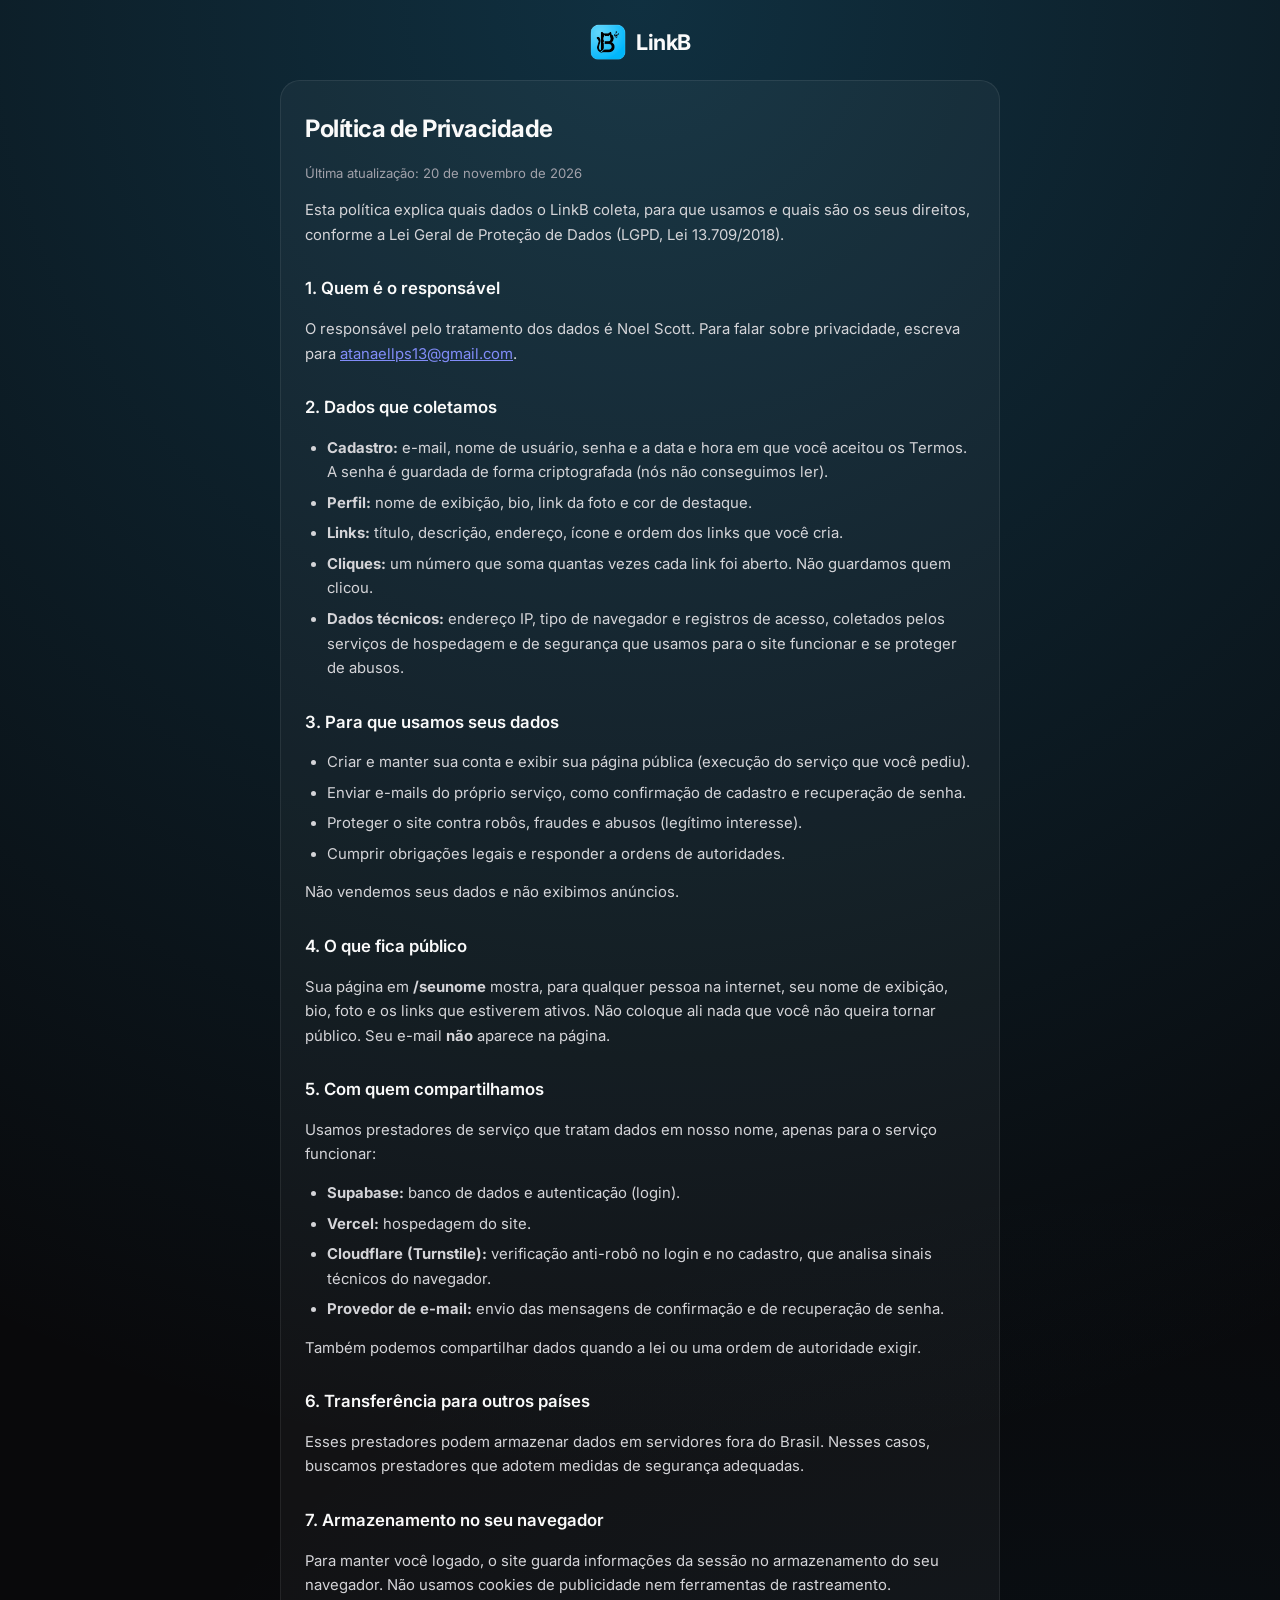
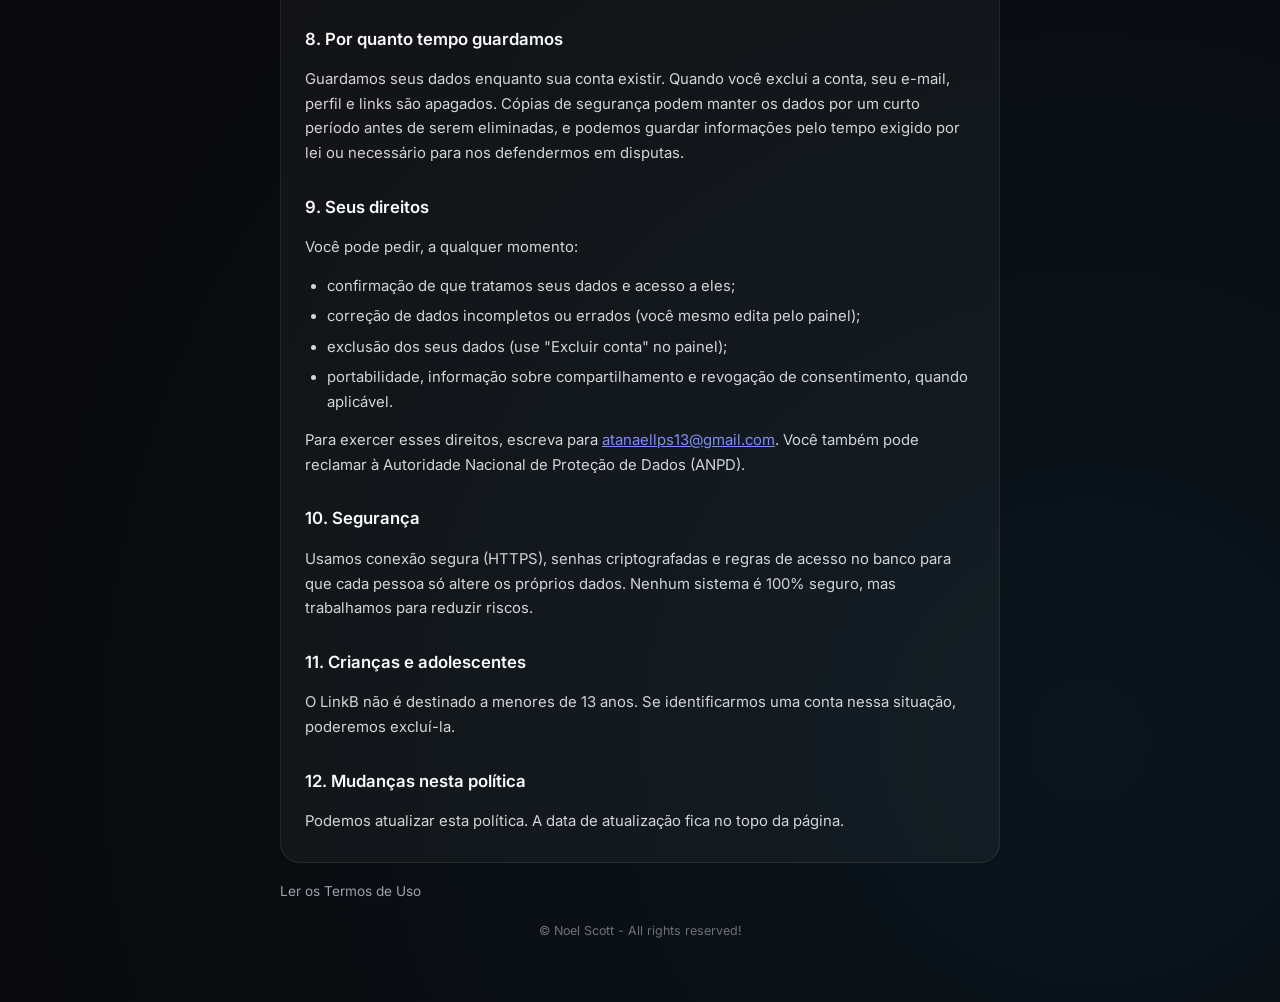
<file: privacidade.html>
<!doctype html>
<html lang="pt-BR">
  <head>
    <meta charset="UTF-8" />
    <meta name="viewport" content="width=device-width, initial-scale=1.0" />
    <title>Política de Privacidade | LinkB</title>
    <link rel="shortcut icon" href="images/favicon.ico" type="image/x-icon" />
    <link rel="stylesheet" href="style.css" />
    <link rel="stylesheet" href="site.css" />
    <link rel="stylesheet" href="legal.css" />
  </head>
  <body class="legal">
    <main class="container legal-page">
      <a class="brand brand-center brand-lg" href="index.html">
        <img class="brand-logo" src="logo.png" alt="" />
        <span class="brand-name">LinkB</span>
      </a>

      <article class="legal-card">
        <h1>Política de Privacidade</h1>
        <p class="legal-updated">Última atualização: 20 de novembro de 2026</p>

        <p>
          Esta política explica quais dados o LinkB coleta, para que usamos e
          quais são os seus direitos, conforme a Lei Geral de Proteção de Dados
          (LGPD, Lei 13.709/2018).
        </p>

        <h2>1. Quem é o responsável</h2>
        <p>
          O responsável pelo tratamento dos dados é Noel Scott. Para falar sobre
          privacidade, escreva para <a data-contact-email href="#"></a>.
        </p>

        <h2>2. Dados que coletamos</h2>
        <ul>
          <li>
            <strong>Cadastro:</strong> e-mail, nome de usuário, senha e a data e
            hora em que você aceitou os Termos. A senha é guardada de forma
            criptografada (nós não conseguimos ler).
          </li>
          <li>
            <strong>Perfil:</strong> nome de exibição, bio, link da foto e cor
            de destaque.
          </li>
          <li>
            <strong>Links:</strong> título, descrição, endereço, ícone e ordem
            dos links que você cria.
          </li>
          <li>
            <strong>Cliques:</strong> um número que soma quantas vezes cada link
            foi aberto. Não guardamos quem clicou.
          </li>
          <li>
            <strong>Dados técnicos:</strong> endereço IP, tipo de navegador e
            registros de acesso, coletados pelos serviços de hospedagem e de
            segurança que usamos para o site funcionar e se proteger de abusos.
          </li>
        </ul>

        <h2>3. Para que usamos seus dados</h2>
        <ul>
          <li>
            Criar e manter sua conta e exibir sua página pública (execução do
            serviço que você pediu).
          </li>
          <li>
            Enviar e-mails do próprio serviço, como confirmação de cadastro e
            recuperação de senha.
          </li>
          <li>
            Proteger o site contra robôs, fraudes e abusos (legítimo interesse).
          </li>
          <li>
            Cumprir obrigações legais e responder a ordens de autoridades.
          </li>
        </ul>
        <p>Não vendemos seus dados e não exibimos anúncios.</p>

        <h2>4. O que fica público</h2>
        <p>
          Sua página em <strong>/seunome</strong> mostra, para qualquer pessoa
          na internet, seu nome de exibição, bio, foto e os links que estiverem
          ativos. Não coloque ali nada que você não queira tornar público. Seu
          e-mail <strong>não</strong> aparece na página.
        </p>

        <h2>5. Com quem compartilhamos</h2>
        <p>
          Usamos prestadores de serviço que tratam dados em nosso nome, apenas
          para o serviço funcionar:
        </p>
        <ul>
          <li>
            <strong>Supabase:</strong> banco de dados e autenticação (login).
          </li>
          <li><strong>Vercel:</strong> hospedagem do site.</li>
          <li>
            <strong>Cloudflare (Turnstile):</strong> verificação anti-robô no
            login e no cadastro, que analisa sinais técnicos do navegador.
          </li>
          <li>
            <strong>Provedor de e-mail:</strong> envio das mensagens de
            confirmação e de recuperação de senha.
          </li>
        </ul>
        <p>
          Também podemos compartilhar dados quando a lei ou uma ordem de
          autoridade exigir.
        </p>

        <h2>6. Transferência para outros países</h2>
        <p>
          Esses prestadores podem armazenar dados em servidores fora do Brasil.
          Nesses casos, buscamos prestadores que adotem medidas de segurança
          adequadas.
        </p>

        <h2>7. Armazenamento no seu navegador</h2>
        <p>
          Para manter você logado, o site guarda informações da sessão no
          armazenamento do seu navegador. Não usamos cookies de publicidade nem
          ferramentas de rastreamento.
        </p>

        <h2>8. Por quanto tempo guardamos</h2>
        <p>
          Guardamos seus dados enquanto sua conta existir. Quando você exclui a
          conta, seu e-mail, perfil e links são apagados. Cópias de segurança
          podem manter os dados por um curto período antes de serem eliminadas,
          e podemos guardar informações pelo tempo exigido por lei ou necessário
          para nos defendermos em disputas.
        </p>

        <h2>9. Seus direitos</h2>
        <p>Você pode pedir, a qualquer momento:</p>
        <ul>
          <li>confirmação de que tratamos seus dados e acesso a eles;</li>
          <li>
            correção de dados incompletos ou errados (você mesmo edita pelo
            painel);
          </li>
          <li>exclusão dos seus dados (use "Excluir conta" no painel);</li>
          <li>
            portabilidade, informação sobre compartilhamento e revogação de
            consentimento, quando aplicável.
          </li>
        </ul>
        <p>
          Para exercer esses direitos, escreva para
          <a data-contact-email href="#"></a>. Você também pode reclamar à
          Autoridade Nacional de Proteção de Dados (ANPD).
        </p>

        <h2>10. Segurança</h2>
        <p>
          Usamos conexão segura (HTTPS), senhas criptografadas e regras de
          acesso no banco para que cada pessoa só altere os próprios dados.
          Nenhum sistema é 100% seguro, mas trabalhamos para reduzir riscos.
        </p>

        <h2>11. Crianças e adolescentes</h2>
        <p>
          O LinkB não é destinado a menores de 13 anos. Se identificarmos uma
          conta nessa situação, poderemos excluí-la.
        </p>

        <h2>12. Mudanças nesta política</h2>
        <p>
          Podemos atualizar esta política. A data de atualização fica no topo da
          página.
        </p>
      </article>

      <a class="legal-back" href="termos.html">Ler os Termos de Uso</a>
      <p class="footer1">&copy; Noel Scott - All rights reserved!</p>
    </main>

    <script src="js/config.js"></script>
    <script src="js/legal.js"></script>
  </body>
</html>
</file>
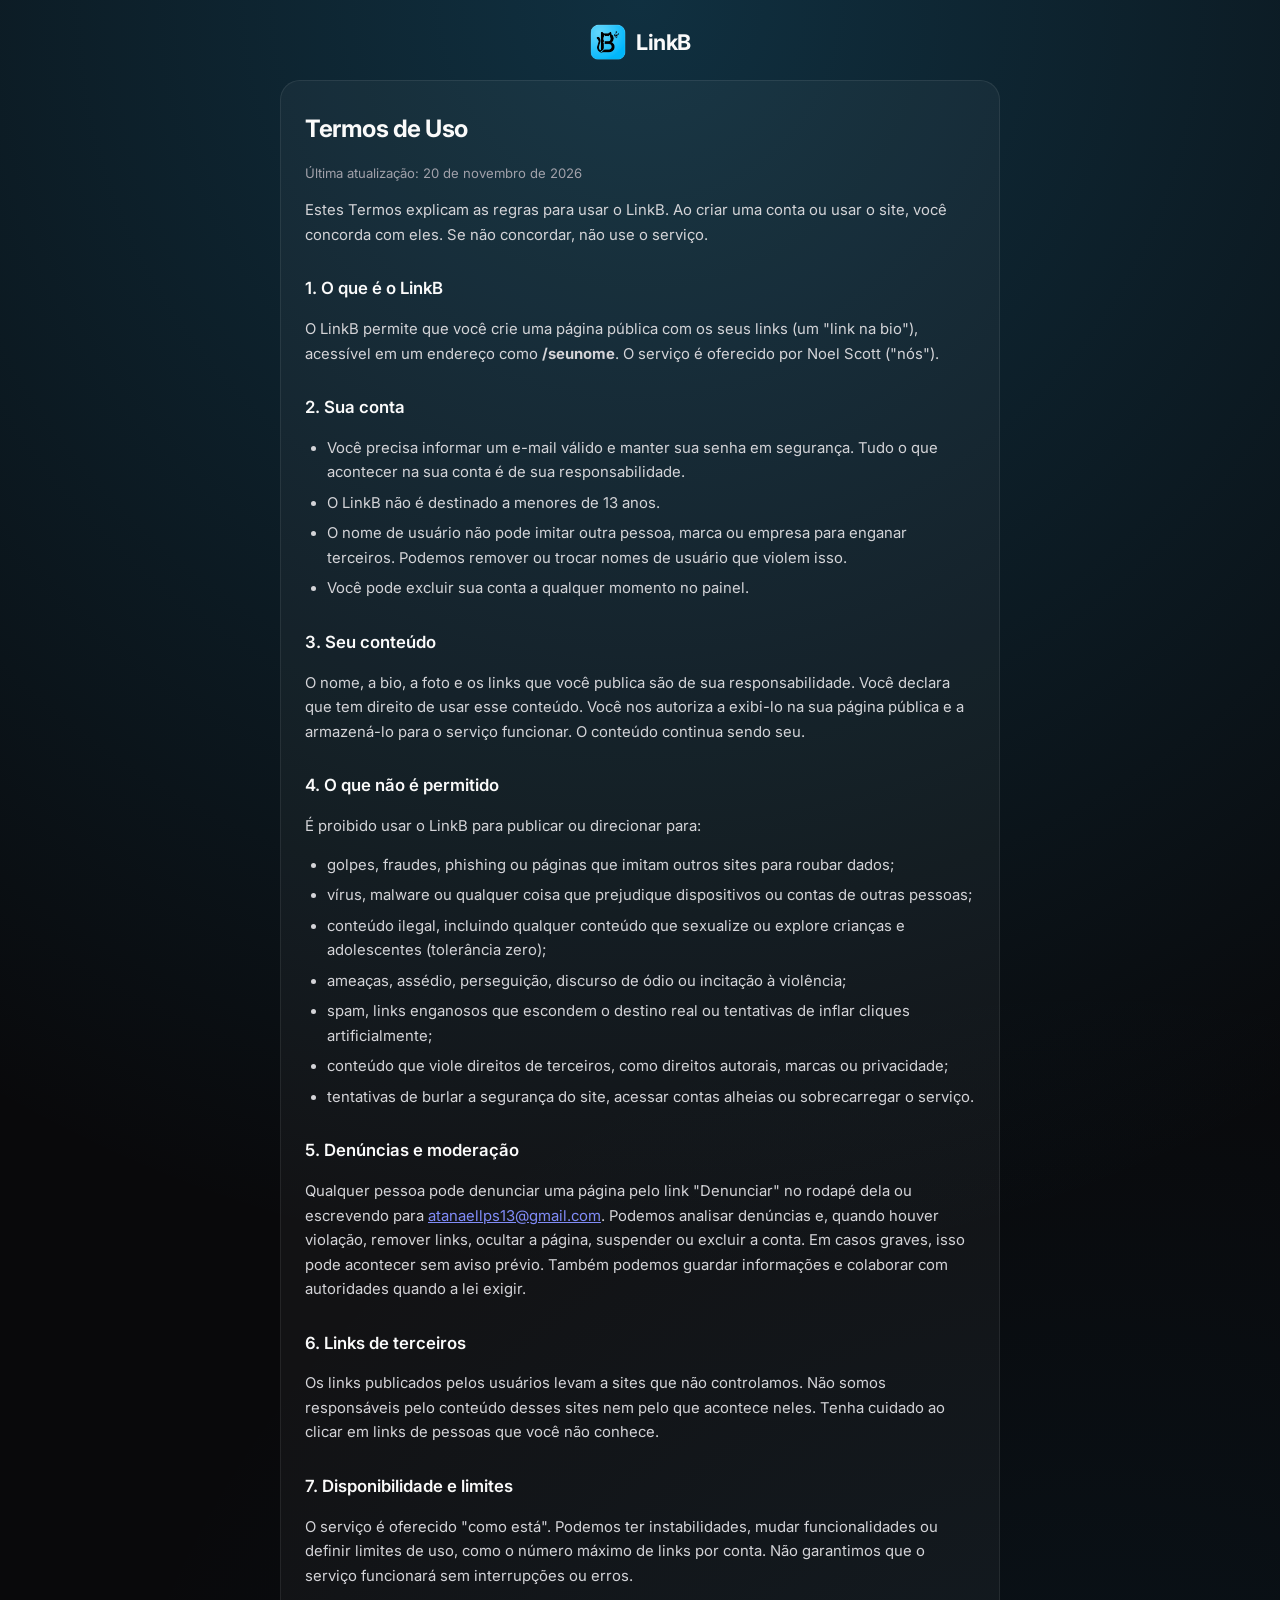
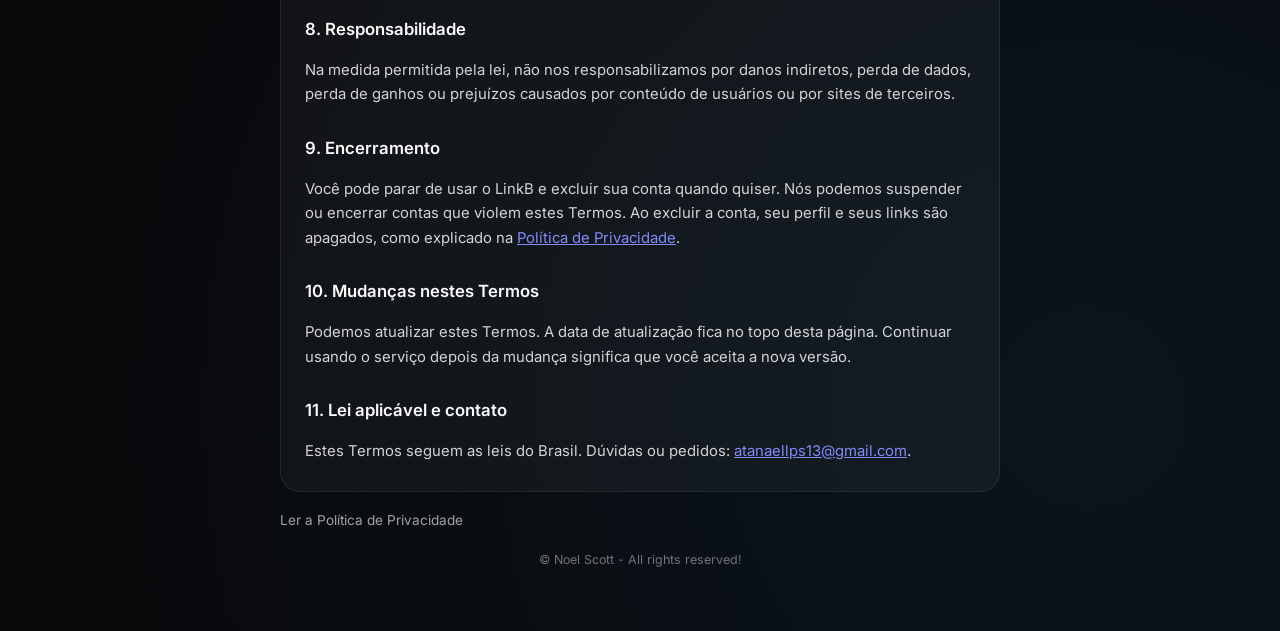
<file: termos.html>
<!doctype html>
<html lang="pt-BR">
  <head>
    <meta charset="UTF-8" />
    <meta name="viewport" content="width=device-width, initial-scale=1.0" />
    <title>Termos de Uso | LinkB</title>
    <link rel="shortcut icon" href="images/favicon.ico" type="image/x-icon" />
    <link rel="stylesheet" href="style.css" />
    <link rel="stylesheet" href="site.css" />
    <link rel="stylesheet" href="legal.css" />
  </head>
  <body class="legal">
    <main class="container legal-page">
      <a class="brand brand-center brand-lg" href="index.html">
        <img class="brand-logo" src="logo.png" alt="" />
        <span class="brand-name">LinkB</span>
      </a>

      <article class="legal-card">
        <h1>Termos de Uso</h1>
        <p class="legal-updated">Última atualização: 20 de novembro de 2026</p>

        <p>
          Estes Termos explicam as regras para usar o LinkB. Ao criar uma conta
          ou usar o site, você concorda com eles. Se não concordar, não use o
          serviço.
        </p>

        <h2>1. O que é o LinkB</h2>
        <p>
          O LinkB permite que você crie uma página pública com os seus links (um
          "link na bio"), acessível em um endereço como
          <strong>/seunome</strong>. O serviço é oferecido por Noel Scott
          ("nós").
        </p>

        <h2>2. Sua conta</h2>
        <ul>
          <li>
            Você precisa informar um e-mail válido e manter sua senha em
            segurança. Tudo o que acontecer na sua conta é de sua
            responsabilidade.
          </li>
          <li>O LinkB não é destinado a menores de 13 anos.</li>
          <li>
            O nome de usuário não pode imitar outra pessoa, marca ou empresa
            para enganar terceiros. Podemos remover ou trocar nomes de usuário
            que violem isso.
          </li>
          <li>Você pode excluir sua conta a qualquer momento no painel.</li>
        </ul>

        <h2>3. Seu conteúdo</h2>
        <p>
          O nome, a bio, a foto e os links que você publica são de sua
          responsabilidade. Você declara que tem direito de usar esse conteúdo.
          Você nos autoriza a exibi-lo na sua página pública e a armazená-lo
          para o serviço funcionar. O conteúdo continua sendo seu.
        </p>

        <h2>4. O que não é permitido</h2>
        <p>É proibido usar o LinkB para publicar ou direcionar para:</p>
        <ul>
          <li>
            golpes, fraudes, phishing ou páginas que imitam outros sites para
            roubar dados;
          </li>
          <li>
            vírus, malware ou qualquer coisa que prejudique dispositivos ou
            contas de outras pessoas;
          </li>
          <li>
            conteúdo ilegal, incluindo qualquer conteúdo que sexualize ou
            explore crianças e adolescentes (tolerância zero);
          </li>
          <li>
            ameaças, assédio, perseguição, discurso de ódio ou incitação à
            violência;
          </li>
          <li>
            spam, links enganosos que escondem o destino real ou tentativas de
            inflar cliques artificialmente;
          </li>
          <li>
            conteúdo que viole direitos de terceiros, como direitos autorais,
            marcas ou privacidade;
          </li>
          <li>
            tentativas de burlar a segurança do site, acessar contas alheias ou
            sobrecarregar o serviço.
          </li>
        </ul>

        <h2>5. Denúncias e moderação</h2>
        <p>
          Qualquer pessoa pode denunciar uma página pelo link "Denunciar" no
          rodapé dela ou escrevendo para <a data-contact-email href="#"></a>.
          Podemos analisar denúncias e, quando houver violação, remover links,
          ocultar a página, suspender ou excluir a conta. Em casos graves, isso
          pode acontecer sem aviso prévio. Também podemos guardar informações e
          colaborar com autoridades quando a lei exigir.
        </p>

        <h2>6. Links de terceiros</h2>
        <p>
          Os links publicados pelos usuários levam a sites que não controlamos.
          Não somos responsáveis pelo conteúdo desses sites nem pelo que
          acontece neles. Tenha cuidado ao clicar em links de pessoas que você
          não conhece.
        </p>

        <h2>7. Disponibilidade e limites</h2>
        <p>
          O serviço é oferecido "como está". Podemos ter instabilidades, mudar
          funcionalidades ou definir limites de uso, como o número máximo de
          links por conta. Não garantimos que o serviço funcionará sem
          interrupções ou erros.
        </p>

        <h2>8. Responsabilidade</h2>
        <p>
          Na medida permitida pela lei, não nos responsabilizamos por danos
          indiretos, perda de dados, perda de ganhos ou prejuízos causados por
          conteúdo de usuários ou por sites de terceiros.
        </p>

        <h2>9. Encerramento</h2>
        <p>
          Você pode parar de usar o LinkB e excluir sua conta quando quiser. Nós
          podemos suspender ou encerrar contas que violem estes Termos. Ao
          excluir a conta, seu perfil e seus links são apagados, como explicado
          na <a href="privacidade.html">Política de Privacidade</a>.
        </p>

        <h2>10. Mudanças nestes Termos</h2>
        <p>
          Podemos atualizar estes Termos. A data de atualização fica no topo
          desta página. Continuar usando o serviço depois da mudança significa
          que você aceita a nova versão.
        </p>

        <h2>11. Lei aplicável e contato</h2>
        <p>
          Estes Termos seguem as leis do Brasil. Dúvidas ou pedidos:
          <a data-contact-email href="#"></a>.
        </p>
      </article>

      <a class="legal-back" href="privacidade.html"
        >Ler a Política de Privacidade</a
      >
      <p class="footer1">&copy; Noel Scott - All rights reserved!</p>
    </main>

    <script src="js/config.js"></script>
    <script src="js/legal.js"></script>
  </body>
</html>
</file>
<file: style.css>
@import url("https://fonts.googleapis.com/css2?family=Inter:wght@400;500;600;700&display=swap");

:root {
  --bg-dark: #09090b;
  --card-bg: rgba(255, 255, 255, 0.04);
  --card-border: rgba(255, 255, 255, 0.08);
  --card-hover: rgba(255, 255, 255, 0.09);
  --accent: #485ae8; /* Indigo/Roxo moderno - mude se quiser */
  --accent-glow: rgba(36, 164, 223, 0.25);
  --text-main: #fafafa;
  --text-muted: #a1a1aa;
}

* {
  margin: 0;
  padding: 0;
  box-sizing: border-box;
  font-family: "Inter", sans-serif;
}

body {
  background-color: var(--bg-dark);
  color: var(--text-main);
  min-height: 100vh;
  min-height: 100dvh; /* altura real da tela no celular */
  display: flex;
  flex-direction: column;
  justify-content: flex-start;
  align-items: center;
  padding: 24px 16px;
  /* Luz ambiente suave no fundo */
  background-image:
    radial-gradient(circle at 50% 0%, var(--accent-glow) 0%, transparent 55%),
    radial-gradient(
      circle at 85% 90%,
      rgba(16, 126, 185, 0.1) 0%,
      transparent 45%
    );
}

.container {
  width: 100%;
  max-width: 440px;
  display: flex;
  flex-direction: column;
  gap: 28px;
  flex: 1;
}

/* Perfil */
.profile {
  text-align: center;
  display: flex;
  flex-direction: column;
  align-items: center;
  gap: 10px;
}

.avatar-wrapper {
  position: relative;
  width: 96px;
  height: 96px;
  margin-bottom: 4px;
}

.avatar {
  width: 100%;
  height: 100%;
  border-radius: 50%;
  object-fit: cover;
  border: 2px solid var(--card-border);
  box-shadow: 0 0 25px var(--accent-glow);
}

.status-dot {
  position: absolute;
  bottom: 4px;
  right: 4px;
  width: 16px;
  height: 16px;
  background-color: #10b981;
  border: 3px solid var(--bg-dark);
  border-radius: 50%;
}

.profile h1 {
  font-size: 1.5rem;
  font-weight: 700;
  letter-spacing: -0.02em;
}

.bio {
  font-size: 0.9rem;
  color: var(--text-muted);
  max-width: 320px;
  line-height: 1.5;
}

/* Lista de Links */
.links {
  display: flex;
  flex-direction: column;
  gap: 12px;
}

.link-card {
  display: flex;
  align-items: center;
  gap: 14px;
  padding: 16px 20px;
  background: var(--card-bg);
  border: 1px solid var(--card-border);
  border-radius: 16px;
  color: var(--text-main);
  text-decoration: none;
  font-weight: 500;
  font-size: 0.95rem;
  backdrop-filter: blur(12px);
  -webkit-backdrop-filter: blur(12px);
  transition: all 0.25s ease;
}

.link-card i {
  font-size: 1.35rem;
  color: var(--text-muted);
  transition: color 0.25s ease;
}

.link-card span {
  flex: 1;
}

.link-card .arrow {
  font-size: 1.1rem;
  opacity: 0.5;
  transition:
    transform 0.25s ease,
    opacity 0.25s ease;
}

.link-card:hover {
  background: var(--card-hover);
  border-color: rgba(255, 255, 255, 0.2);
  transform: translateY(-2px);
}

.link-card:hover i {
  color: var(--text-main);
}

.link-card:hover .arrow {
  opacity: 1;
  transform: translate(2px, -2px);
}

/* Card Principal em Destaque */
.link-card.featured {
  background: linear-gradient(
    135deg,
    rgba(99, 196, 241, 0.18),
    rgba(99, 191, 241, 0.05)
  );
  border-color: rgba(99, 179, 241, 0.4);
}

.link-card.featured > i:first-child {
  color: #818cf8;
}

.link-card.featured:hover {
  border-color: #818cf8;
  box-shadow: 0 8px 24px -6px var(--accent-glow);
}

.link-text {
  flex: 1;
  display: flex;
  flex-direction: column;
  gap: 2px;
}

.link-text strong {
  font-size: 0.98rem;
  font-weight: 600;
}

.link-text span {
  font-size: 0.8rem;
  color: var(--text-muted);
}

/* Rodapé Social */
.socials {
  display: flex;
  justify-content: center;
  gap: 16px;
}

.socials a {
  width: 44px;
  height: 44px;
  display: flex;
  align-items: center;
  justify-content: center;
  border-radius: 12px;
  background: var(--card-bg);
  border: 1px solid var(--card-border);
  color: var(--text-muted);
  font-size: 1.3rem;
  text-decoration: none;
  transition: all 0.2s ease;
}

.socials a:hover {
  color: var(--text-main);
  background: var(--card-hover);
  transform: translateY(-2px);
}

.footer1 {
  padding: 15px 15px 8px 15px;
  padding-top: 32px;
  text-align: center;
  margin-top: auto;
}

.copy {
  padding-top: 10px;
  opacity: 70%;
  font-size: 0.7em;
}
</file>
<file: site.css>
/* Elementos compartilhados entre as páginas: menu lateral e rodapé.
   Usa as variáveis do style.css */

/* ===== Rodapé ===== */
.footer1 {
  text-align: center;
  font-size: 0.78rem;
  color: #71717a;
  padding-top: 4px;
}

/* ===== Botão dos três pontinhos ===== */
.menu-toggle {
  position: fixed;
  top: calc(16px + env(safe-area-inset-top, 0px));
  right: 16px;
  z-index: 30;
  width: 44px;
  height: 44px;
  display: flex;
  align-items: center;
  justify-content: center;
  background: var(--card-bg);
  border: 1px solid var(--card-border);
  border-radius: 12px;
  color: var(--text-muted);
  font-size: 1.4rem;
  cursor: pointer;
  backdrop-filter: blur(12px);
  -webkit-backdrop-filter: blur(12px);
  transition:
    color 0.2s ease,
    background 0.2s ease;
}

.menu-toggle:hover {
  color: var(--text-main);
  background: var(--card-hover);
}

.menu-toggle:focus-visible,
.menu-close:focus-visible,
.menu-item:focus-visible {
  outline: 2px solid #818cf8;
  outline-offset: 2px;
}

/* ===== Fundo escurecido ===== */
.menu-overlay {
  position: fixed;
  inset: 0;
  z-index: 40;
  background: rgba(0, 0, 0, 0.55);
  opacity: 0;
  pointer-events: none;
  transition: opacity 0.25s ease;
}

.menu-overlay.open {
  opacity: 1;
  pointer-events: auto;
}

/* ===== Barra lateral ===== */
.side-menu {
  position: fixed;
  top: 0;
  right: 0;
  z-index: 50;
  width: min(320px, 86vw);
  height: 100vh;
  height: 100dvh;
  display: flex;
  flex-direction: column;
  gap: 20px;
  padding: calc(16px + env(safe-area-inset-top, 0px)) 20px 20px;
  background: #111113;
  border-left: 1px solid var(--card-border);
  transform: translateX(100%);
  visibility: hidden;
  transition:
    transform 0.25s ease,
    visibility 0s linear 0.25s;
}

.side-menu.open {
  transform: translateX(0);
  visibility: visible;
  transition:
    transform 0.25s ease,
    visibility 0s;
}

.menu-head {
  display: flex;
  justify-content: space-between;
  align-items: center;
  font-weight: 600;
}

.menu-close {
  width: 40px;
  height: 40px;
  display: flex;
  align-items: center;
  justify-content: center;
  background: transparent;
  border: 1px solid var(--card-border);
  border-radius: 12px;
  color: var(--text-muted);
  font-size: 1.2rem;
  cursor: pointer;
}

.menu-close:hover {
  color: var(--text-main);
  background: var(--card-hover);
}

/* ===== Perfil dentro do menu ===== */
.menu-user {
  display: flex;
  align-items: center;
  gap: 12px;
  padding: 14px;
  background: var(--card-bg);
  border: 1px solid var(--card-border);
  border-radius: 14px;
  min-width: 0;
}

.menu-avatar {
  flex: none;
  width: 48px;
  height: 48px;
  border-radius: 50%;
  object-fit: cover;
  border: 1px solid var(--card-border);
}

.menu-avatar-fallback {
  display: flex;
  align-items: center;
  justify-content: center;
  background: rgba(99, 102, 241, 0.25);
  font-weight: 700;
  font-size: 1.2rem;
}

.menu-user-text {
  display: flex;
  flex-direction: column;
  min-width: 0;
}

.menu-user-text strong {
  font-size: 0.95rem;
  overflow: hidden;
  text-overflow: ellipsis;
  white-space: nowrap;
}

.menu-user-text span {
  font-size: 0.8rem;
  color: var(--text-muted);
  overflow: hidden;
  text-overflow: ellipsis;
  white-space: nowrap;
}

.menu-hint {
  font-size: 0.88rem;
  line-height: 1.5;
  color: var(--text-muted);
}

/* ===== Itens do menu ===== */
.menu-nav {
  display: flex;
  flex-direction: column;
  gap: 8px;
}

.menu-item {
  display: flex;
  align-items: center;
  gap: 12px;
  width: 100%;
  padding: 13px 14px;
  background: var(--card-bg);
  border: 1px solid var(--card-border);
  border-radius: 12px;
  color: var(--text-main);
  font-size: 0.92rem;
  font-weight: 500;
  text-align: left;
  text-decoration: none;
  cursor: pointer;
  transition:
    background 0.2s ease,
    border-color 0.2s ease;
}

.menu-item i {
  font-size: 1.2rem;
  color: var(--text-muted);
}

.menu-item:hover {
  background: var(--card-hover);
  border-color: rgba(255, 255, 255, 0.2);
}

.menu-item.primary {
  background: var(--card-bg);
  border-color: color-mix(in srgb, var(--accent) 75%, transparent);
  box-shadow: 0 0 24px -4px color-mix(in srgb, var(--accent) 55%, transparent);
}

.menu-item.primary i {
  color: #fff;
}

.menu-item.primary:hover {
  border-color: var(--accent);
  box-shadow: 0 0 32px -2px color-mix(in srgb, var(--accent) 70%, transparent);
}

.menu-item.danger:hover {
  background: rgba(239, 68, 68, 0.15);
  border-color: rgba(239, 68, 68, 0.4);
  color: #fca5a5;
}

.menu-spacer {
  flex: 1;
}

body.menu-open {
  overflow: hidden;
}

@media (prefers-reduced-motion: reduce) {
  .side-menu,
  .side-menu.open,
  .menu-overlay {
    transition: none;
  }
}

/* ===== Logo + nome (solta, sem card) ===== */
.brand {
  display: flex;
  align-items: center;
  gap: 8px;
  color: var(--text-main);
  font-weight: 700;
  font-size: 0.95rem;
  text-decoration: none;
}

.brand:focus-visible {
  outline: 2px solid #818cf8;
  outline-offset: 4px;
  border-radius: 6px;
}

.brand-logo {
  height: 32px; /* tamanho da logo */
  width: auto;
  display: block;
}

.brand-name {
  font-size: 1.1rem;
  letter-spacing: -0.02em;
}

/* No topo das páginas que têm o menu (ao lado dos três pontinhos) */
.brand-top {
  position: absolute;
  top: calc(16px + env(safe-area-inset-top, 0px));
  right: 70px;
  height: 44px;
  z-index: 30;
}

/* Centralizada acima do card (login e nova senha) */
.brand-center {
  align-self: center;
}

/* Versão maior, pro login */
.brand-lg {
  gap: 10px;
}
.brand-lg .brand-logo {
  height: 36px;
}
.brand-lg .brand-name {
  font-size: 1.35rem;
}

/* Reserva espaço no topo pra logo não ficar em cima do conteúdo */
body.has-menu {
  padding-top: calc(76px + env(safe-area-inset-top, 0px));
}

/* Celular: logo centralizada no topo */
@media (max-width: 600px) {
  .brand-top {
    right: auto;
    left: 50%;
    transform: translateX(-50%);
  }
}

.footer-links {
  display: flex;
  justify-content: center;
  flex-wrap: wrap;
  gap: 6px 16px;
  font-size: 0.78rem;
}

.footer-links a {
  color: #71717a;
  text-decoration: none;
}

.footer-links a:hover {
  color: var(--text-main);
}
</file>
<file: legal.css>
/* Termos de Uso e Política de Privacidade */

body.legal {
  align-items: flex-start;
}

.container.legal-page {
  max-width: 720px;
  gap: 20px;
  padding-bottom: 32px;
  margin: 0 auto;
}

.legal-card {
  display: flex;
  flex-direction: column;
  gap: 14px;
  padding: 28px 24px;
  background: var(--card-bg);
  border: 1px solid var(--card-border);
  border-radius: 20px;
  font-size: 0.93rem;
  line-height: 1.65;
  color: #d4d4d8;
}

.legal-card h1 {
  font-size: 1.5rem;
  font-weight: 700;
  letter-spacing: -0.02em;
  color: var(--text-main);
}

.legal-card h2 {
  margin-top: 14px;
  font-size: 1.05rem;
  font-weight: 600;
  color: var(--text-main);
}

.legal-card ul {
  display: flex;
  flex-direction: column;
  gap: 6px;
  padding-left: 22px;
}

.legal-card a {
  color: #818cf8;
}

.legal-updated {
  font-size: 0.82rem;
  color: var(--text-muted);
}

.legal-back {
  align-self: flex-start;
  font-size: 0.85rem;
  color: var(--text-muted);
  text-decoration: none;
}

.legal-back:hover {
  color: var(--text-main);
}
</file>
